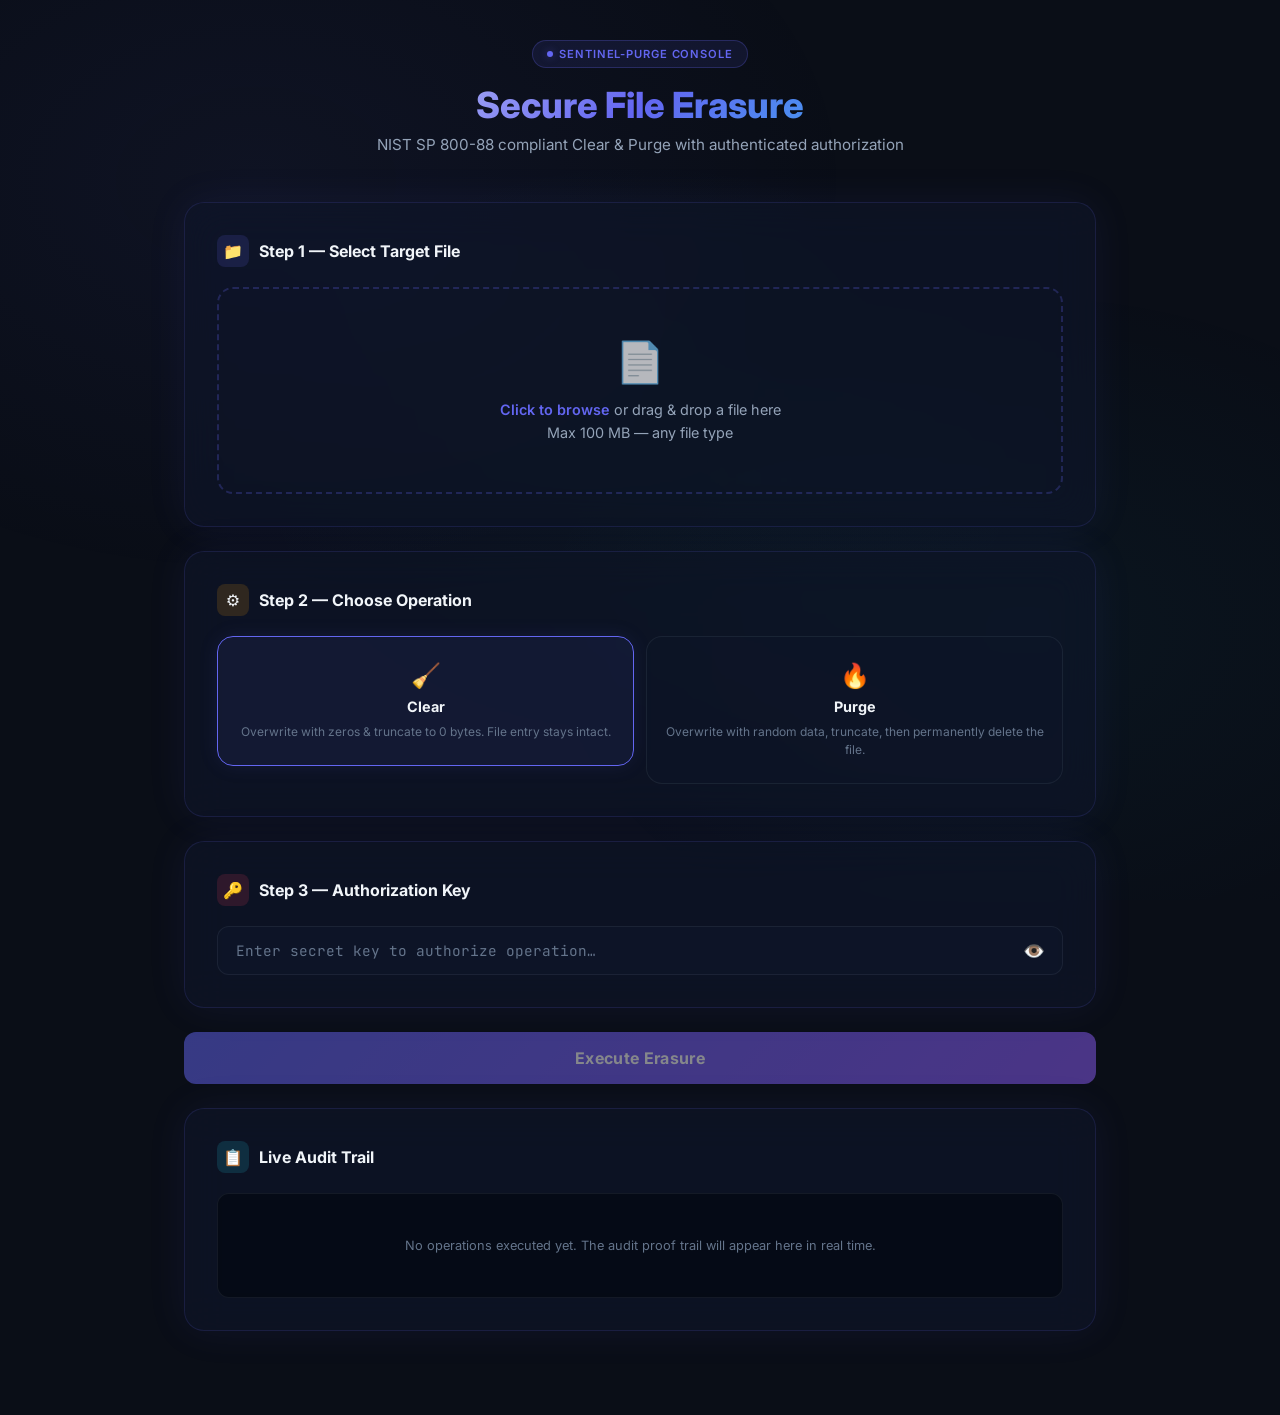
<file: erasure/static/index.html>
<!DOCTYPE html>
<html lang="en">
<head>
    <meta charset="UTF-8">
    <meta name="viewport" content="width=device-width, initial-scale=1.0">
    <meta name="description" content="Sentinel-Purge — Forensic-grade secure file erasure with NIST SP 800-88 compliance. Clear or Purge files with authenticated authorization and live audit proof.">
    <title>Sentinel-Purge — Secure Erasure Console</title>
    <link rel="preconnect" href="https://fonts.googleapis.com">
    <link rel="preconnect" href="https://fonts.gstatic.com" crossorigin>
    <link href="https://fonts.googleapis.com/css2?family=Inter:wght@300;400;500;600;700;800&family=JetBrains+Mono:wght@400;500;600&display=swap" rel="stylesheet">
    <style>
        /* ================================================================
           DESIGN SYSTEM
           ================================================================ */
        :root {
            --bg-primary: #0a0e17;
            --bg-secondary: #111827;
            --bg-card: rgba(17, 24, 39, 0.7);
            --bg-card-hover: rgba(30, 41, 59, 0.8);
            --bg-glass: rgba(15, 23, 42, 0.6);
            --border-glass: rgba(99, 102, 241, 0.15);
            --border-subtle: rgba(148, 163, 184, 0.1);
            --accent-indigo: #6366f1;
            --accent-indigo-glow: rgba(99, 102, 241, 0.4);
            --accent-cyan: #22d3ee;
            --accent-cyan-glow: rgba(34, 211, 238, 0.3);
            --accent-emerald: #10b981;
            --accent-emerald-glow: rgba(16, 185, 129, 0.3);
            --accent-rose: #f43f5e;
            --accent-rose-glow: rgba(244, 63, 94, 0.3);
            --accent-amber: #f59e0b;
            --accent-amber-glow: rgba(245, 158, 11, 0.3);
            --text-primary: #f1f5f9;
            --text-secondary: #94a3b8;
            --text-muted: #64748b;
            --font-sans: 'Inter', system-ui, -apple-system, sans-serif;
            --font-mono: 'JetBrains Mono', 'Fira Code', monospace;
            --radius-sm: 8px;
            --radius-md: 12px;
            --radius-lg: 16px;
            --radius-xl: 20px;
            --shadow-glow: 0 0 40px rgba(99, 102, 241, 0.08);
            --transition-fast: 150ms cubic-bezier(0.4, 0, 0.2, 1);
            --transition-smooth: 300ms cubic-bezier(0.4, 0, 0.2, 1);
        }

        *, *::before, *::after { box-sizing: border-box; margin: 0; padding: 0; }

        body {
            font-family: var(--font-sans);
            background: var(--bg-primary);
            color: var(--text-primary);
            min-height: 100vh;
            overflow-x: hidden;
            -webkit-font-smoothing: antialiased;
        }

        /* Ambient background */
        body::before {
            content: '';
            position: fixed;
            inset: 0;
            background:
                radial-gradient(ellipse 600px 400px at 20% 20%, rgba(99, 102, 241, 0.06), transparent),
                radial-gradient(ellipse 500px 350px at 80% 70%, rgba(34, 211, 238, 0.04), transparent),
                radial-gradient(ellipse 400px 300px at 50% 50%, rgba(16, 185, 129, 0.03), transparent);
            pointer-events: none;
            z-index: 0;
        }

        /* ================================================================
           LAYOUT
           ================================================================ */
        .app-container {
            position: relative;
            z-index: 1;
            max-width: 960px;
            margin: 0 auto;
            padding: 40px 24px 60px;
        }

        /* ================================================================
           HEADER
           ================================================================ */
        .app-header {
            text-align: center;
            margin-bottom: 48px;
            animation: fadeInDown 0.6s ease-out;
        }

        .app-header__badge {
            display: inline-flex;
            align-items: center;
            gap: 6px;
            padding: 6px 14px;
            border-radius: 999px;
            background: rgba(99, 102, 241, 0.1);
            border: 1px solid rgba(99, 102, 241, 0.25);
            font-size: 0.7rem;
            font-weight: 600;
            color: var(--accent-indigo);
            letter-spacing: 0.08em;
            text-transform: uppercase;
            margin-bottom: 16px;
        }

        .app-header__badge::before {
            content: '';
            width: 6px; height: 6px;
            border-radius: 50%;
            background: var(--accent-indigo);
            box-shadow: 0 0 8px var(--accent-indigo-glow);
            animation: pulse 2s infinite;
        }

        .app-header h1 {
            font-size: 2.25rem;
            font-weight: 800;
            background: linear-gradient(135deg, var(--text-primary) 0%, var(--accent-indigo) 50%, var(--accent-cyan) 100%);
            -webkit-background-clip: text;
            -webkit-text-fill-color: transparent;
            background-clip: text;
            line-height: 1.2;
            margin-bottom: 8px;
        }

        .app-header p {
            color: var(--text-secondary);
            font-size: 0.95rem;
            font-weight: 400;
        }

        /* ================================================================
           GLASS CARD
           ================================================================ */
        .glass-card {
            background: var(--bg-glass);
            backdrop-filter: blur(20px) saturate(1.2);
            -webkit-backdrop-filter: blur(20px) saturate(1.2);
            border: 1px solid var(--border-glass);
            border-radius: var(--radius-xl);
            padding: 32px;
            margin-bottom: 24px;
            box-shadow: var(--shadow-glow);
            transition: border-color var(--transition-smooth), box-shadow var(--transition-smooth);
            animation: fadeInUp 0.5s ease-out both;
        }

        .glass-card:hover {
            border-color: rgba(99, 102, 241, 0.3);
        }

        .glass-card:nth-child(2) { animation-delay: 0.1s; }
        .glass-card:nth-child(3) { animation-delay: 0.2s; }
        .glass-card:nth-child(4) { animation-delay: 0.3s; }

        .card-title {
            font-size: 1rem;
            font-weight: 700;
            color: var(--text-primary);
            margin-bottom: 20px;
            display: flex;
            align-items: center;
            gap: 10px;
        }

        .card-title__icon {
            width: 32px; height: 32px;
            border-radius: var(--radius-sm);
            display: flex;
            align-items: center;
            justify-content: center;
            font-size: 1rem;
        }

        .card-title__icon--upload { background: rgba(99, 102, 241, 0.15); }
        .card-title__icon--operation { background: rgba(245, 158, 11, 0.15); }
        .card-title__icon--auth { background: rgba(244, 63, 94, 0.15); }
        .card-title__icon--audit { background: rgba(34, 211, 238, 0.15); }

        /* ================================================================
           DROP ZONE
           ================================================================ */
        .drop-zone {
            border: 2px dashed rgba(99, 102, 241, 0.25);
            border-radius: var(--radius-lg);
            padding: 48px 24px;
            text-align: center;
            cursor: pointer;
            transition: all var(--transition-smooth);
            position: relative;
            overflow: hidden;
        }

        .drop-zone::before {
            content: '';
            position: absolute;
            inset: 0;
            background: linear-gradient(135deg, rgba(99, 102, 241, 0.03), rgba(34, 211, 238, 0.02));
            opacity: 0;
            transition: opacity var(--transition-smooth);
        }

        .drop-zone:hover, .drop-zone--active {
            border-color: var(--accent-indigo);
            background: rgba(99, 102, 241, 0.05);
        }

        .drop-zone:hover::before, .drop-zone--active::before { opacity: 1; }

        .drop-zone__icon {
            font-size: 2.5rem;
            margin-bottom: 12px;
            opacity: 0.7;
        }

        .drop-zone__text {
            color: var(--text-secondary);
            font-size: 0.9rem;
            line-height: 1.6;
        }

        .drop-zone__text strong {
            color: var(--accent-indigo);
            font-weight: 600;
        }

        .drop-zone input[type="file"] {
            position: absolute;
            inset: 0;
            opacity: 0;
            cursor: pointer;
        }

        /* File info after upload */
        .file-info {
            display: none;
            margin-top: 16px;
            padding: 14px 18px;
            border-radius: var(--radius-md);
            background: rgba(16, 185, 129, 0.08);
            border: 1px solid rgba(16, 185, 129, 0.2);
            font-size: 0.85rem;
            color: var(--accent-emerald);
            animation: fadeInUp 0.3s ease-out;
        }

        .file-info--visible { display: flex; align-items: center; gap: 10px; }

        .file-info__name {
            font-weight: 600;
            word-break: break-all;
        }

        .file-info__size {
            color: var(--text-secondary);
            font-family: var(--font-mono);
            font-size: 0.75rem;
            margin-left: auto;
            white-space: nowrap;
        }

        /* ================================================================
           OPERATION SELECTOR
           ================================================================ */
        .op-selector {
            display: grid;
            grid-template-columns: 1fr 1fr;
            gap: 12px;
        }

        .op-option {
            position: relative;
            cursor: pointer;
        }

        .op-option input { position: absolute; opacity: 0; pointer-events: none; }

        .op-option__label {
            display: flex;
            flex-direction: column;
            align-items: center;
            gap: 8px;
            padding: 24px 16px;
            border-radius: var(--radius-lg);
            border: 1.5px solid var(--border-subtle);
            background: rgba(15, 23, 42, 0.4);
            transition: all var(--transition-smooth);
            text-align: center;
        }

        .op-option__label:hover {
            border-color: rgba(148, 163, 184, 0.25);
            background: rgba(30, 41, 59, 0.5);
        }

        .op-option input:checked + .op-option__label {
            border-color: var(--accent-indigo);
            background: rgba(99, 102, 241, 0.08);
            box-shadow: 0 0 20px rgba(99, 102, 241, 0.1);
        }

        .op-option__icon { font-size: 1.5rem; }

        .op-option__name {
            font-weight: 700;
            font-size: 0.9rem;
            color: var(--text-primary);
        }

        .op-option__desc {
            font-size: 0.75rem;
            color: var(--text-muted);
            line-height: 1.5;
        }

        /* ================================================================
           INPUT FIELD
           ================================================================ */
        .input-group { position: relative; }

        .input-group__field {
            width: 100%;
            padding: 14px 18px;
            padding-right: 48px;
            border-radius: var(--radius-md);
            border: 1.5px solid var(--border-subtle);
            background: rgba(15, 23, 42, 0.6);
            color: var(--text-primary);
            font-family: var(--font-mono);
            font-size: 0.9rem;
            outline: none;
            transition: border-color var(--transition-smooth), box-shadow var(--transition-smooth);
        }

        .input-group__field::placeholder { color: var(--text-muted); }

        .input-group__field:focus {
            border-color: var(--accent-indigo);
            box-shadow: 0 0 0 3px rgba(99, 102, 241, 0.1);
        }

        .input-group__toggle {
            position: absolute;
            right: 14px;
            top: 50%;
            transform: translateY(-50%);
            background: none;
            border: none;
            color: var(--text-muted);
            cursor: pointer;
            font-size: 1.1rem;
            padding: 4px;
            transition: color var(--transition-fast);
        }

        .input-group__toggle:hover { color: var(--text-secondary); }

        /* ================================================================
           EXECUTE BUTTON
           ================================================================ */
        .btn-execute {
            width: 100%;
            padding: 16px 24px;
            border: none;
            border-radius: var(--radius-md);
            background: linear-gradient(135deg, var(--accent-indigo), #8b5cf6);
            color: #fff;
            font-family: var(--font-sans);
            font-size: 1rem;
            font-weight: 700;
            cursor: pointer;
            position: relative;
            overflow: hidden;
            transition: all var(--transition-smooth);
            letter-spacing: 0.02em;
        }

        .btn-execute::before {
            content: '';
            position: absolute;
            inset: 0;
            background: linear-gradient(135deg, transparent, rgba(255,255,255,0.1));
            opacity: 0;
            transition: opacity var(--transition-fast);
        }

        .btn-execute:hover:not(:disabled) {
            transform: translateY(-1px);
            box-shadow: 0 8px 30px rgba(99, 102, 241, 0.35);
        }

        .btn-execute:hover:not(:disabled)::before { opacity: 1; }

        .btn-execute:active:not(:disabled) { transform: translateY(0); }

        .btn-execute:disabled {
            opacity: 0.5;
            cursor: not-allowed;
        }

        .btn-execute--loading {
            pointer-events: none;
        }

        /* ================================================================
           RESULT BANNER
           ================================================================ */
        .result-banner {
            display: none;
            padding: 18px 20px;
            border-radius: var(--radius-md);
            font-size: 0.9rem;
            font-weight: 500;
            animation: fadeInUp 0.3s ease-out;
            margin-bottom: 24px;
        }

        .result-banner--visible { display: flex; align-items: flex-start; gap: 12px; }

        .result-banner--success {
            background: rgba(16, 185, 129, 0.08);
            border: 1px solid rgba(16, 185, 129, 0.25);
            color: var(--accent-emerald);
        }

        .result-banner--error {
            background: rgba(244, 63, 94, 0.08);
            border: 1px solid rgba(244, 63, 94, 0.25);
            color: var(--accent-rose);
        }

        .result-banner__icon { font-size: 1.2rem; flex-shrink: 0; margin-top: 1px; }
        .result-banner__text { line-height: 1.5; }

        /* ================================================================
           AUDIT LOG PANEL
           ================================================================ */
        .audit-log {
            max-height: 400px;
            overflow-y: auto;
            border-radius: var(--radius-md);
            background: rgba(2, 6, 14, 0.6);
            border: 1px solid var(--border-subtle);
            padding: 4px;
        }

        .audit-log::-webkit-scrollbar { width: 6px; }
        .audit-log::-webkit-scrollbar-track { background: transparent; }
        .audit-log::-webkit-scrollbar-thumb {
            background: rgba(99, 102, 241, 0.2);
            border-radius: 3px;
        }

        .audit-log__empty {
            padding: 40px 20px;
            text-align: center;
            color: var(--text-muted);
            font-size: 0.8rem;
        }

        .audit-entry {
            display: grid;
            grid-template-columns: auto 1fr auto;
            gap: 10px;
            align-items: start;
            padding: 10px 14px;
            border-radius: var(--radius-sm);
            font-size: 0.78rem;
            font-family: var(--font-mono);
            animation: slideIn 0.25s ease-out;
            transition: background var(--transition-fast);
        }

        .audit-entry:hover { background: rgba(30, 41, 59, 0.4); }

        .audit-entry__badge {
            padding: 2px 8px;
            border-radius: 4px;
            font-size: 0.65rem;
            font-weight: 700;
            letter-spacing: 0.05em;
            white-space: nowrap;
        }

        .audit-entry__badge--success { background: rgba(16, 185, 129, 0.15); color: var(--accent-emerald); }
        .audit-entry__badge--failure { background: rgba(244, 63, 94, 0.15); color: var(--accent-rose); }
        .audit-entry__badge--info    { background: rgba(34, 211, 238, 0.12); color: var(--accent-cyan); }
        .audit-entry__badge--warn    { background: rgba(245, 158, 11, 0.15); color: var(--accent-amber); }

        .audit-entry__detail {
            color: var(--text-secondary);
            line-height: 1.5;
            word-break: break-word;
        }

        .audit-entry__time {
            color: var(--text-muted);
            font-size: 0.65rem;
            white-space: nowrap;
        }

        /* ================================================================
           SPINNER
           ================================================================ */
        .spinner {
            display: inline-block;
            width: 18px; height: 18px;
            border: 2px solid rgba(255,255,255,0.2);
            border-top-color: #fff;
            border-radius: 50%;
            animation: spin 0.6s linear infinite;
            vertical-align: middle;
            margin-right: 8px;
        }

        /* ================================================================
           ANIMATIONS
           ================================================================ */
        @keyframes fadeInDown {
            from { opacity: 0; transform: translateY(-16px); }
            to   { opacity: 1; transform: translateY(0); }
        }
        @keyframes fadeInUp {
            from { opacity: 0; transform: translateY(12px); }
            to   { opacity: 1; transform: translateY(0); }
        }
        @keyframes slideIn {
            from { opacity: 0; transform: translateX(-8px); }
            to   { opacity: 1; transform: translateX(0); }
        }
        @keyframes spin { to { transform: rotate(360deg); } }
        @keyframes pulse {
            0%, 100% { opacity: 1; }
            50% { opacity: 0.4; }
        }

        /* ================================================================
           RESPONSIVE
           ================================================================ */
        @media (max-width: 600px) {
            .app-container { padding: 24px 16px 40px; }
            .glass-card { padding: 24px 18px; }
            .app-header h1 { font-size: 1.6rem; }
            .op-selector { grid-template-columns: 1fr; }
            .drop-zone { padding: 32px 16px; }
        }
    </style>
</head>
<body>
    <div class="app-container">
        <!-- HEADER -->
        <header class="app-header">
            <div class="app-header__badge">Sentinel-Purge Console</div>
            <h1>Secure File Erasure</h1>
            <p>NIST SP 800-88 compliant Clear &amp; Purge with authenticated authorization</p>
        </header>

        <!-- RESULT BANNER -->
        <div id="resultBanner" class="result-banner">
            <span class="result-banner__icon" id="resultIcon"></span>
            <span class="result-banner__text" id="resultText"></span>
        </div>

        <!-- STEP 1: FILE UPLOAD -->
        <section class="glass-card">
            <h2 class="card-title">
                <span class="card-title__icon card-title__icon--upload">📁</span>
                Step 1 — Select Target File
            </h2>
            <div class="drop-zone" id="dropZone">
                <input type="file" id="fileInput" aria-label="Select file for erasure">
                <div class="drop-zone__icon">📄</div>
                <div class="drop-zone__text">
                    <strong>Click to browse</strong> or drag &amp; drop a file here<br>
                    Max 100 MB — any file type
                </div>
            </div>
            <div class="file-info" id="fileInfo">
                <span>✅</span>
                <span class="file-info__name" id="fileName"></span>
                <span class="file-info__size" id="fileSize"></span>
            </div>
        </section>

        <!-- STEP 2: OPERATION -->
        <section class="glass-card">
            <h2 class="card-title">
                <span class="card-title__icon card-title__icon--operation">⚙️</span>
                Step 2 — Choose Operation
            </h2>
            <div class="op-selector">
                <label class="op-option">
                    <input type="radio" name="operation" value="clear" id="opClear" checked>
                    <div class="op-option__label">
                        <span class="op-option__icon">🧹</span>
                        <span class="op-option__name">Clear</span>
                        <span class="op-option__desc">Overwrite with zeros &amp; truncate to 0 bytes. File entry stays intact.</span>
                    </div>
                </label>
                <label class="op-option">
                    <input type="radio" name="operation" value="purge" id="opPurge">
                    <div class="op-option__label">
                        <span class="op-option__icon">🔥</span>
                        <span class="op-option__name">Purge</span>
                        <span class="op-option__desc">Overwrite with random data, truncate, then permanently delete the file.</span>
                    </div>
                </label>
            </div>
        </section>

        <!-- STEP 3: AUTH -->
        <section class="glass-card">
            <h2 class="card-title">
                <span class="card-title__icon card-title__icon--auth">🔑</span>
                Step 3 — Authorization Key
            </h2>
            <div class="input-group">
                <input
                    type="password"
                    class="input-group__field"
                    id="secretKey"
                    placeholder="Enter secret key to authorize operation…"
                    autocomplete="off"
                    aria-label="Secret authorization key"
                >
                <button class="input-group__toggle" id="togglePassword" type="button" aria-label="Toggle password visibility">👁️</button>
            </div>
        </section>

        <!-- EXECUTE -->
        <button class="btn-execute" id="executeBtn" disabled>
            Execute Erasure
        </button>

        <!-- STEP 4: AUDIT LOG -->
        <section class="glass-card" style="margin-top: 24px;">
            <h2 class="card-title">
                <span class="card-title__icon card-title__icon--audit">📋</span>
                Live Audit Trail
            </h2>
            <div class="audit-log" id="auditLog">
                <div class="audit-log__empty" id="auditEmpty">
                    No operations executed yet. The audit proof trail will appear here in real time.
                </div>
            </div>
        </section>
    </div>

    <script>
    (function () {
        'use strict';

        // ----------------------------------------------------------------
        // DOM refs
        // ----------------------------------------------------------------
        const dropZone      = document.getElementById('dropZone');
        const fileInput     = document.getElementById('fileInput');
        const fileInfo      = document.getElementById('fileInfo');
        const fileName      = document.getElementById('fileName');
        const fileSize      = document.getElementById('fileSize');
        const secretKey     = document.getElementById('secretKey');
        const togglePwd     = document.getElementById('togglePassword');
        const executeBtn    = document.getElementById('executeBtn');
        const resultBanner  = document.getElementById('resultBanner');
        const resultIcon    = document.getElementById('resultIcon');
        const resultText    = document.getElementById('resultText');
        const auditLog      = document.getElementById('auditLog');
        const auditEmpty    = document.getElementById('auditEmpty');

        let uploadedFilePath = null;

        // ----------------------------------------------------------------
        // Helpers
        // ----------------------------------------------------------------
        function formatBytes(bytes) {
            if (bytes === 0) return '0 B';
            const k = 1024;
            const sizes = ['B', 'KB', 'MB', 'GB'];
            const i = Math.floor(Math.log(bytes) / Math.log(k));
            return parseFloat((bytes / Math.pow(k, i)).toFixed(2)) + ' ' + sizes[i];
        }

        function getSelectedOperation() {
            return document.querySelector('input[name="operation"]:checked')?.value || 'clear';
        }

        function updateExecuteBtn() {
            executeBtn.disabled = !(uploadedFilePath && secretKey.value.trim());
        }

        function formatTime(iso) {
            try {
                const d = new Date(iso);
                return d.toLocaleTimeString('en-US', { hour12: false, hour: '2-digit', minute: '2-digit', second: '2-digit' })
                       + '.' + String(d.getMilliseconds()).padStart(3, '0');
            } catch { return ''; }
        }

        function badgeClass(action, success) {
            if (!success) return 'audit-entry__badge--failure';
            if (action.includes('AUTH'))  return 'audit-entry__badge--info';
            if (action.includes('START')) return 'audit-entry__badge--warn';
            return 'audit-entry__badge--success';
        }

        // ----------------------------------------------------------------
        // Drop zone
        // ----------------------------------------------------------------
        ['dragenter', 'dragover'].forEach(evt => {
            dropZone.addEventListener(evt, e => { e.preventDefault(); dropZone.classList.add('drop-zone--active'); });
        });
        ['dragleave', 'drop'].forEach(evt => {
            dropZone.addEventListener(evt, e => { e.preventDefault(); dropZone.classList.remove('drop-zone--active'); });
        });

        dropZone.addEventListener('drop', e => {
            const files = e.dataTransfer.files;
            if (files.length > 0) { fileInput.files = files; handleFileSelect(files[0]); }
        });

        fileInput.addEventListener('change', () => {
            if (fileInput.files.length > 0) handleFileSelect(fileInput.files[0]);
        });

        async function handleFileSelect(file) {
            // Upload to server
            const formData = new FormData();
            formData.append('file', file);

            executeBtn.textContent = 'Uploading…';
            executeBtn.disabled = true;

            try {
                const res = await fetch('/api/upload', { method: 'POST', body: formData });
                const data = await res.json();

                if (!res.ok) {
                    showResult(false, data.error || 'Upload failed.');
                    return;
                }

                uploadedFilePath = data.path;
                fileName.textContent = data.filename;
                fileSize.textContent = formatBytes(data.size);
                fileInfo.classList.add('file-info--visible');
                updateExecuteBtn();
                executeBtn.textContent = 'Execute Erasure';
            } catch (err) {
                showResult(false, 'Upload error: ' + err.message);
                executeBtn.textContent = 'Execute Erasure';
            }
        }

        // ----------------------------------------------------------------
        // Password toggle
        // ----------------------------------------------------------------
        togglePwd.addEventListener('click', () => {
            const isPassword = secretKey.type === 'password';
            secretKey.type = isPassword ? 'text' : 'password';
            togglePwd.textContent = isPassword ? '🔒' : '👁️';
        });

        secretKey.addEventListener('input', updateExecuteBtn);

        // ----------------------------------------------------------------
        // Execute
        // ----------------------------------------------------------------
        executeBtn.addEventListener('click', async () => {
            if (!uploadedFilePath || !secretKey.value.trim()) return;

            const operation = getSelectedOperation();
            const key = secretKey.value.trim();

            // Confirm for purge
            if (operation === 'purge') {
                if (!confirm('⚠️ PURGE will PERMANENTLY DELETE the file. This cannot be undone.\n\nProceed?')) return;
            }

            executeBtn.disabled = true;
            executeBtn.classList.add('btn-execute--loading');
            executeBtn.innerHTML = '<span class="spinner"></span> Executing ' + operation.toUpperCase() + '…';
            hideResult();

            try {
                const res = await fetch('/api/erasure', {
                    method: 'POST',
                    headers: { 'Content-Type': 'application/json' },
                    body: JSON.stringify({
                        file_path: uploadedFilePath,
                        operation: operation,
                        secret_key: key,
                    }),
                });

                const data = await res.json();

                // Render audit trail
                renderAuditLog(data.audit_log || []);

                // Show result
                showResult(data.success, data.detail || (data.error || 'Unknown error'));

                // If purge succeeded, clear the upload state
                if (data.success && operation === 'purge') {
                    uploadedFilePath = null;
                    fileInfo.classList.remove('file-info--visible');
                    fileInput.value = '';
                }

            } catch (err) {
                showResult(false, 'Request error: ' + err.message);
            } finally {
                executeBtn.classList.remove('btn-execute--loading');
                executeBtn.textContent = 'Execute Erasure';
                updateExecuteBtn();
            }
        });

        // ----------------------------------------------------------------
        // Result banner
        // ----------------------------------------------------------------
        function showResult(success, message) {
            resultBanner.className = 'result-banner result-banner--visible ' +
                (success ? 'result-banner--success' : 'result-banner--error');
            resultIcon.textContent = success ? '✅' : '❌';
            resultText.textContent = message;
        }

        function hideResult() {
            resultBanner.className = 'result-banner';
        }

        // ----------------------------------------------------------------
        // Audit log renderer
        // ----------------------------------------------------------------
        function renderAuditLog(entries) {
            auditEmpty.style.display = 'none';
            // Clear previous entries but keep the empty placeholder
            auditLog.querySelectorAll('.audit-entry').forEach(el => el.remove());

            entries.forEach((entry, idx) => {
                const div = document.createElement('div');
                div.className = 'audit-entry';
                div.style.animationDelay = (idx * 60) + 'ms';

                const badge = document.createElement('span');
                badge.className = 'audit-entry__badge ' + badgeClass(entry.action, entry.success);
                badge.textContent = entry.action;

                const detail = document.createElement('span');
                detail.className = 'audit-entry__detail';
                detail.textContent = entry.detail;

                const time = document.createElement('span');
                time.className = 'audit-entry__time';
                time.textContent = formatTime(entry.timestamp);

                div.appendChild(badge);
                div.appendChild(detail);
                div.appendChild(time);
                auditLog.appendChild(div);
            });

            // Scroll to bottom
            auditLog.scrollTop = auditLog.scrollHeight;
        }

        // Show empty state if no entries
        if (auditLog.querySelectorAll('.audit-entry').length === 0) {
            auditEmpty.style.display = 'block';
        }

    })();
    </script>
</body>
</html>
</file>
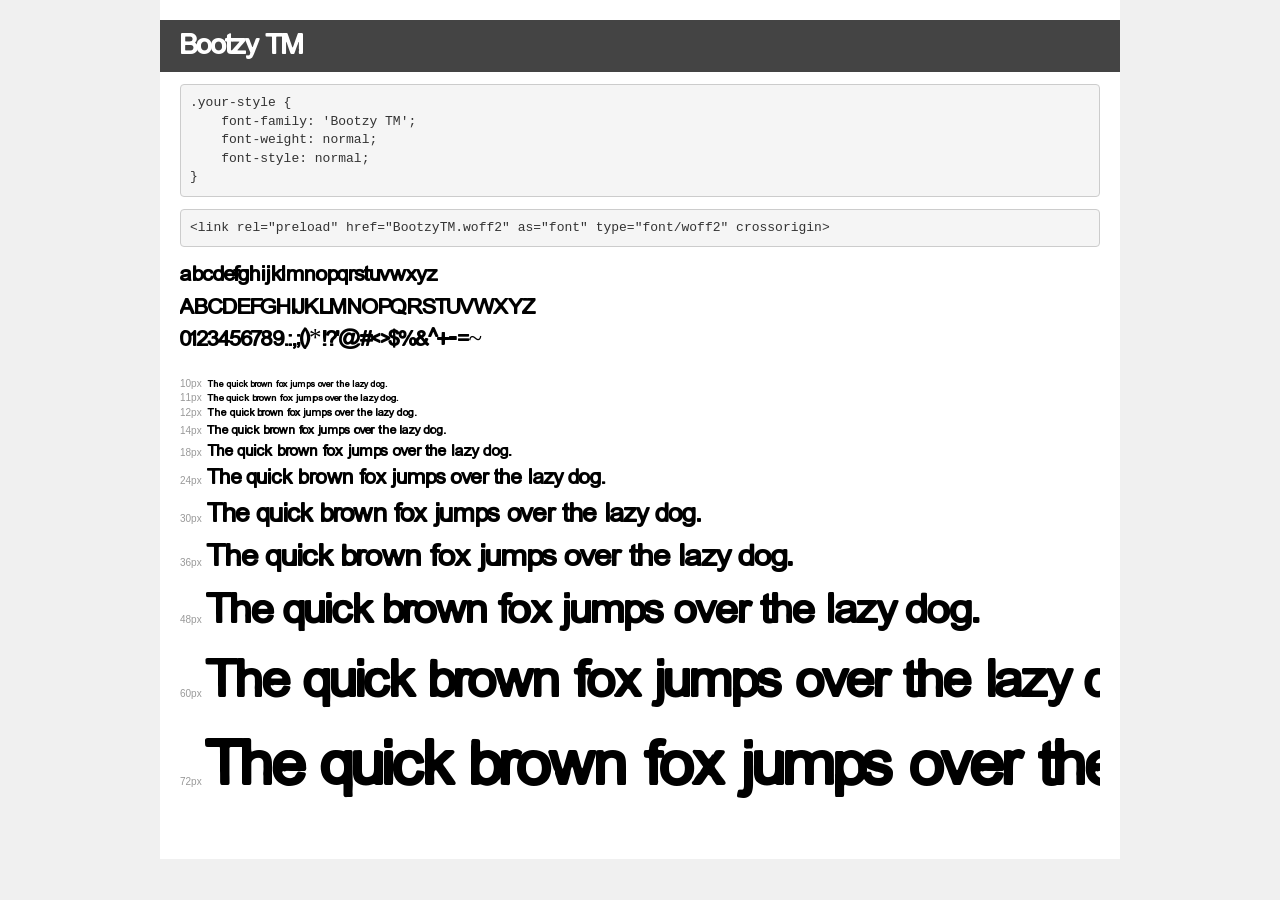
<file: font/demo.html>
<!DOCTYPE html>
<html lang="en">
<head>
    <meta charset="utf-8">
    <meta http-equiv="X-UA-Compatible" content="IE=edge">
    <meta name="viewport" content="width=device-width, initial-scale=1">
    <meta name="robots" content="noindex, noarchive">
    <meta name="format-detection" content="telephone=no">
    <title>Transfonter demo</title>
    <link href="stylesheet.css" rel="stylesheet">
    <style>
        /*
        http://meyerweb.com/eric/tools/css/reset/
        v2.0 | 20110126
        License: none (public domain)
        */
        html, body, div, span, applet, object, iframe,
        h1, h2, h3, h4, h5, h6, p, blockquote, pre,
        a, abbr, acronym, address, big, cite, code,
        del, dfn, em, img, ins, kbd, q, s, samp,
        small, strike, strong, sub, sup, tt, var,
        b, u, i, center,
        dl, dt, dd, ol, ul, li,
        fieldset, form, label, legend,
        table, caption, tbody, tfoot, thead, tr, th, td,
        article, aside, canvas, details, embed,
        figure, figcaption, footer, header, hgroup,
        menu, nav, output, ruby, section, summary,
        time, mark, audio, video {
            margin: 0;
            padding: 0;
            border: 0;
            font-size: 100%;
            font: inherit;
            vertical-align: baseline;
        }
        /* HTML5 display-role reset for older browsers */
        article, aside, details, figcaption, figure,
        footer, header, hgroup, menu, nav, section {
            display: block;
        }
        body {
            line-height: 1;
        }
        ol, ul {
            list-style: none;
        }
        blockquote, q {
            quotes: none;
        }
        blockquote:before, blockquote:after,
        q:before, q:after {
            content: '';
            content: none;
        }
        table {
            border-collapse: collapse;
            border-spacing: 0;
        }
        /* demo styles */
        body {
            background: #f0f0f0;
            color: #000;
        }
        .page {
            background: #fff;
            width: 920px;
            margin: 0 auto;
            padding: 20px 20px 0 20px;
            overflow: hidden;
        }
        .font-container {
            overflow-x: auto;
            overflow-y: hidden;
            margin-bottom: 40px;
            line-height: 1.3;
            white-space: nowrap;
            padding-bottom: 5px;
        }
        h1 {
            position: relative;
            background: #444;
            font-size: 32px;
            color: #fff;
            padding: 10px 20px;
            margin: 0 -20px 12px -20px;
        }
        .letters {
            font-size: 25px;
            margin-bottom: 20px;
        }
        .s10:before {
            content: '10px';
        }
        .s11:before {
            content: '11px';
        }
        .s12:before {
            content: '12px';
        }
        .s14:before {
            content: '14px';
        }
        .s18:before {
            content: '18px';
        }
        .s24:before {
            content: '24px';
        }
        .s30:before {
            content: '30px';
        }
        .s36:before {
            content: '36px';
        }
        .s48:before {
            content: '48px';
        }
        .s60:before {
            content: '60px';
        }
        .s72:before {
            content: '72px';
        }
        .s10:before, .s11:before, .s12:before, .s14:before,
        .s18:before, .s24:before, .s30:before, .s36:before,
        .s48:before, .s60:before, .s72:before {
            font-family: Arial, sans-serif;
            font-size: 10px;
            font-weight: normal;
            font-style: normal;
            color: #999;
            padding-right: 6px;
        }
        pre {
            display: block;
            padding: 9px;
            margin: 0 0 12px;
            font-family: Monaco, Menlo, Consolas, "Courier New", monospace;
            font-size: 13px;
            line-height: 1.428571429;
            color: #333;
            font-weight: normal;
            font-style: normal;
            background-color: #f5f5f5;
            border: 1px solid #ccc;
            overflow-x: auto;
            border-radius: 4px;
        }
        /* responsive */
        @media (max-width: 959px) {
            .page {
                width: auto;
                margin: 0;
            }
        }
    </style>
</head>
<body>
<div class="page">
    <div class="demo">
        <h1 style="font-family: 'Bootzy TM'; font-weight: normal; font-style: normal;">Bootzy TM</h1>
        <pre title="Usage">.your-style {
    font-family: 'Bootzy TM';
    font-weight: normal;
    font-style: normal;
}</pre>
        <pre title="Preload (optional)">
&lt;link rel=&quot;preload&quot; href=&quot;BootzyTM.woff2&quot; as=&quot;font&quot; type=&quot;font/woff2&quot; crossorigin&gt;</pre>
        <div class="font-container" style="font-family: 'Bootzy TM'; font-weight: normal; font-style: normal;">
            <p class="letters">
                abcdefghijklmnopqrstuvwxyz<br>
ABCDEFGHIJKLMNOPQRSTUVWXYZ<br>
                0123456789.:,;()*!?'@#&lt;&gt;$%&^+-=~
            </p>
            <p class="s10" style="font-size: 10px;">The quick brown fox jumps over the lazy dog.</p>
            <p class="s11" style="font-size: 11px;">The quick brown fox jumps over the lazy dog.</p>
            <p class="s12" style="font-size: 12px;">The quick brown fox jumps over the lazy dog.</p>
            <p class="s14" style="font-size: 14px;">The quick brown fox jumps over the lazy dog.</p>
            <p class="s18" style="font-size: 18px;">The quick brown fox jumps over the lazy dog.</p>
            <p class="s24" style="font-size: 24px;">The quick brown fox jumps over the lazy dog.</p>
            <p class="s30" style="font-size: 30px;">The quick brown fox jumps over the lazy dog.</p>
            <p class="s36" style="font-size: 36px;">The quick brown fox jumps over the lazy dog.</p>
            <p class="s48" style="font-size: 48px;">The quick brown fox jumps over the lazy dog.</p>
            <p class="s60" style="font-size: 60px;">The quick brown fox jumps over the lazy dog.</p>
            <p class="s72" style="font-size: 72px;">The quick brown fox jumps over the lazy dog.</p>
        </div>
    </div>

</div>
</body>
</html>
</file>
<file: font/stylesheet.css>
@font-face {
    font-family: 'Bootzy TM';
    src: url('BootzyTM.eot');
    src: local('Bootzy TM'), local('BootzyTM'),
        url('BootzyTM.eot?#iefix') format('embedded-opentype'),
        url('BootzyTM.woff2') format('woff2'),
        url('BootzyTM.woff') format('woff'),
        url('BootzyTM.ttf') format('truetype');
    font-weight: normal;
    font-style: normal;
    font-display: swap;
}
</file>
